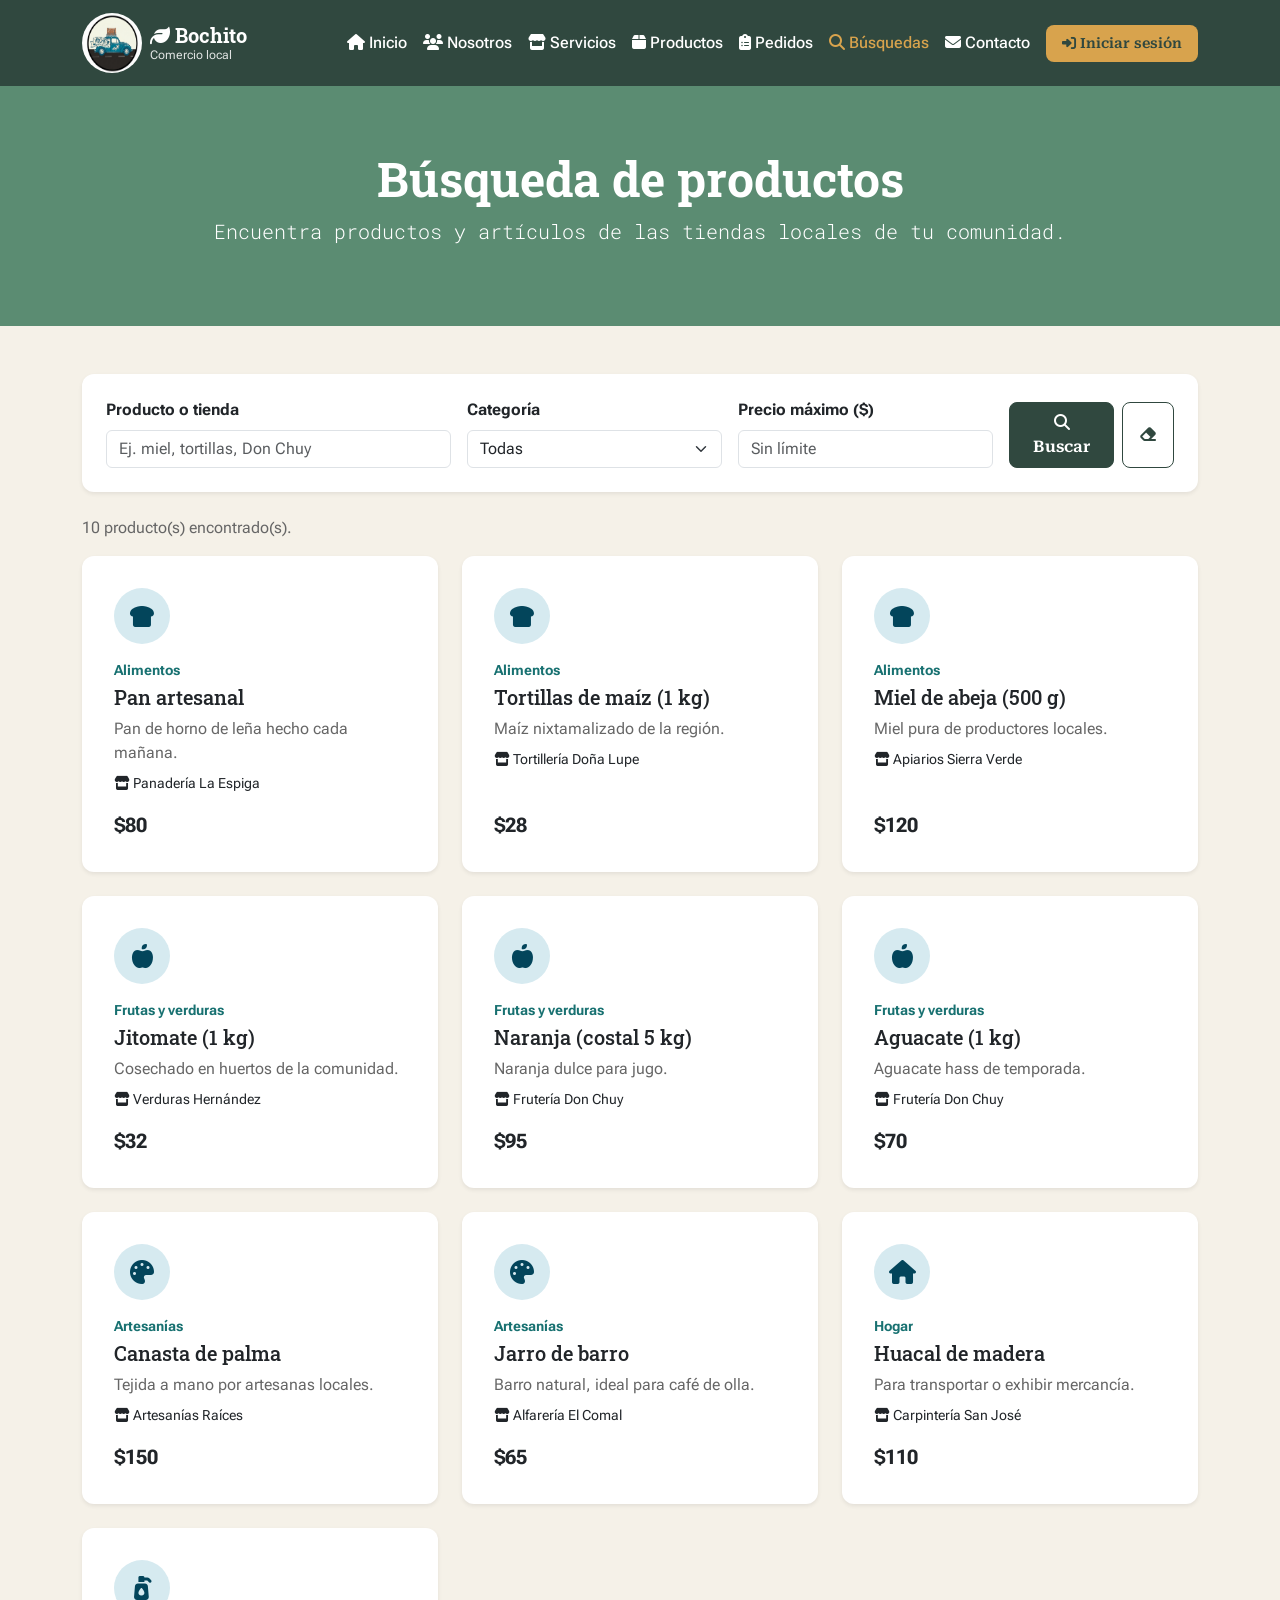
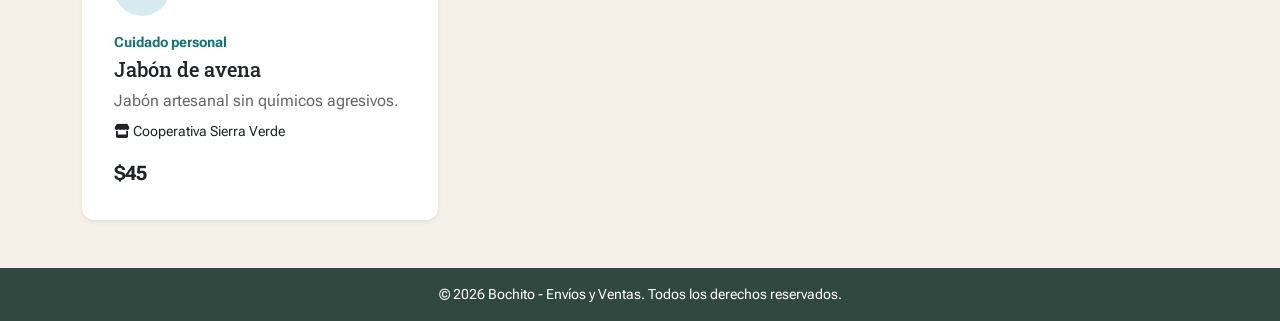
<file: busquedas.html>
<!doctype html>
<html lang="es">
  <head>
    <meta charset="UTF-8" />
    <meta name="viewport" content="width=device-width, initial-scale=1.0" />
    <title>Búsquedas - Bochito Envíos y Ventas</title>
    <!-- Bootstrap 5 CSS -->
    <link href="https://cdn.jsdelivr.net/npm/bootstrap@5.3.2/dist/css/bootstrap.min.css" rel="stylesheet" />
    <!-- Iconos Font Awesome -->
    <link rel="stylesheet" href="https://cdnjs.cloudflare.com/ajax/libs/font-awesome/6.5.2/css/all.min.css" />
    <!-- Hoja de estilos del proyecto -->
    <link rel="stylesheet" href="css/estilos.css" />
  </head>
  <body class="d-flex flex-column min-vh-100">
    <nav class="navbar navbar-expand-lg navbar-dark bg-custom-dark sticky-top">
      <div class="container">
        <a class="navbar-brand text-white d-flex align-items-center gap-2" href="inicio.html">
          <img src="img/logo.png" alt="Logo Bochito Envíos y Ventas" width="60" height="60" class="rounded-circle d-inline-block align-text-top" />
          <div class="d-flex flex-column lh-sm">
            <span><i class="fa-solid fa-leaf"></i> Bochito</span>
            <small>Comercio local</small>
          </div>
        </a>
        <button class="navbar-toggler" type="button" data-bs-toggle="collapse" data-bs-target="#navbarNav" aria-controls="navbarNav" aria-expanded="false" aria-label="Mostrar menú">
          <span class="navbar-toggler-icon"></span>
        </button>
        <div class="collapse navbar-collapse" id="navbarNav">
          <ul class="navbar-nav ms-auto align-items-lg-center">
            <li class="nav-item">
              <a class="nav-link" href="inicio.html"><i class="fa-solid fa-house"></i> Inicio</a>
            </li>
            <li class="nav-item">
              <a class="nav-link" href="nosotros.html"><i class="fa-solid fa-users"></i> Nosotros</a>
            </li>
            <li class="nav-item">
              <a class="nav-link" href="servicios.html"><i class="fa-solid fa-store"></i> Servicios</a>
            </li>
            <li class="nav-item">
              <a class="nav-link" href="productos.html"><i class="fa-solid fa-box"></i> Productos</a>
            </li>
            <li class="nav-item">
              <a class="nav-link" href="pedidos.html"><i class="fa-solid fa-clipboard-list"></i> Pedidos</a>
            </li>
            <li class="nav-item">
              <a class="nav-link active" href="busquedas.html"><i class="fa-solid fa-magnifying-glass"></i> Búsquedas</a>
            </li>
            <li class="nav-item">
              <a class="nav-link" href="contacto.html"><i class="fa-solid fa-envelope"></i> Contacto</a>
            </li>
            <li class="nav-item ms-lg-2">
              <a class="btn btn-sm btn-secondary-custom" href="iniciosesion.html"><i class="fa-solid fa-right-to-bracket"></i> Iniciar sesión</a>
            </li>
          </ul>
        </div>
      </div>
    </nav>

    <header class="bg-primary text-white text-center py-5">
      <div class="container py-3">
        <h1 class="display-5 fw-bold">Búsqueda de productos</h1>
        <p class="lead">Encuentra productos y artículos de las tiendas locales de tu comunidad.</p>
      </div>
    </header>

    <main class="container my-5">
      <div class="card shadow-sm border-0 p-4 mb-4">
        <form id="formBusqueda" role="search" novalidate>
          <div class="row g-3 align-items-end">
            <div class="col-md-6 col-lg-4">
              <label for="texto" class="form-label fw-bold">Producto o tienda</label>
              <input type="search" class="form-control" id="texto" placeholder="Ej. miel, tortillas, Don Chuy" />
            </div>
            <div class="col-md-6 col-lg-3">
              <label for="categoria" class="form-label fw-bold">Categoría</label>
              <select id="categoria" class="form-select"><option value="">Todas</option></select>
            </div>
            <div class="col-md-6 col-lg-3">
              <label for="precioMax" class="form-label fw-bold">Precio máximo ($)</label>
              <input type="number" class="form-control" id="precioMax" min="0" step="1" placeholder="Sin límite" />
              <div class="invalid-feedback">Escribe un precio mayor o igual a 0.</div>
            </div>
            <div class="col-md-6 col-lg-2 d-flex gap-2">
              <button type="submit" class="btn btn-primary flex-grow-1"><i class="fa-solid fa-magnifying-glass"></i> Buscar</button>
              <button type="reset" class="btn btn-outline-secondary" aria-label="Limpiar filtros"><i class="fa-solid fa-eraser"></i></button>
            </div>
          </div>
        </form>
      </div>

      <p id="resumen" class="text-muted" aria-live="polite"></p>
      <div id="resultados" class="row g-4"></div>
      <p id="sinResultados" class="text-center text-muted mt-4 d-none">No encontramos productos con esos filtros.</p>
    </main>

    <footer class="bg-custom-dark text-white text-center py-3 mt-auto">
      <div class="container">
        <p class="mb-0 small">&copy; 2026 Bochito - Envíos y Ventas. Todos los derechos reservados.</p>
      </div>
    </footer>

    <!-- Bootstrap JS -->
    <script src="https://cdn.jsdelivr.net/npm/bootstrap@5.3.2/dist/js/bootstrap.bundle.min.js"></script>
    <script src="js/busquedas.js"></script>
  </body>
</html>
</file>
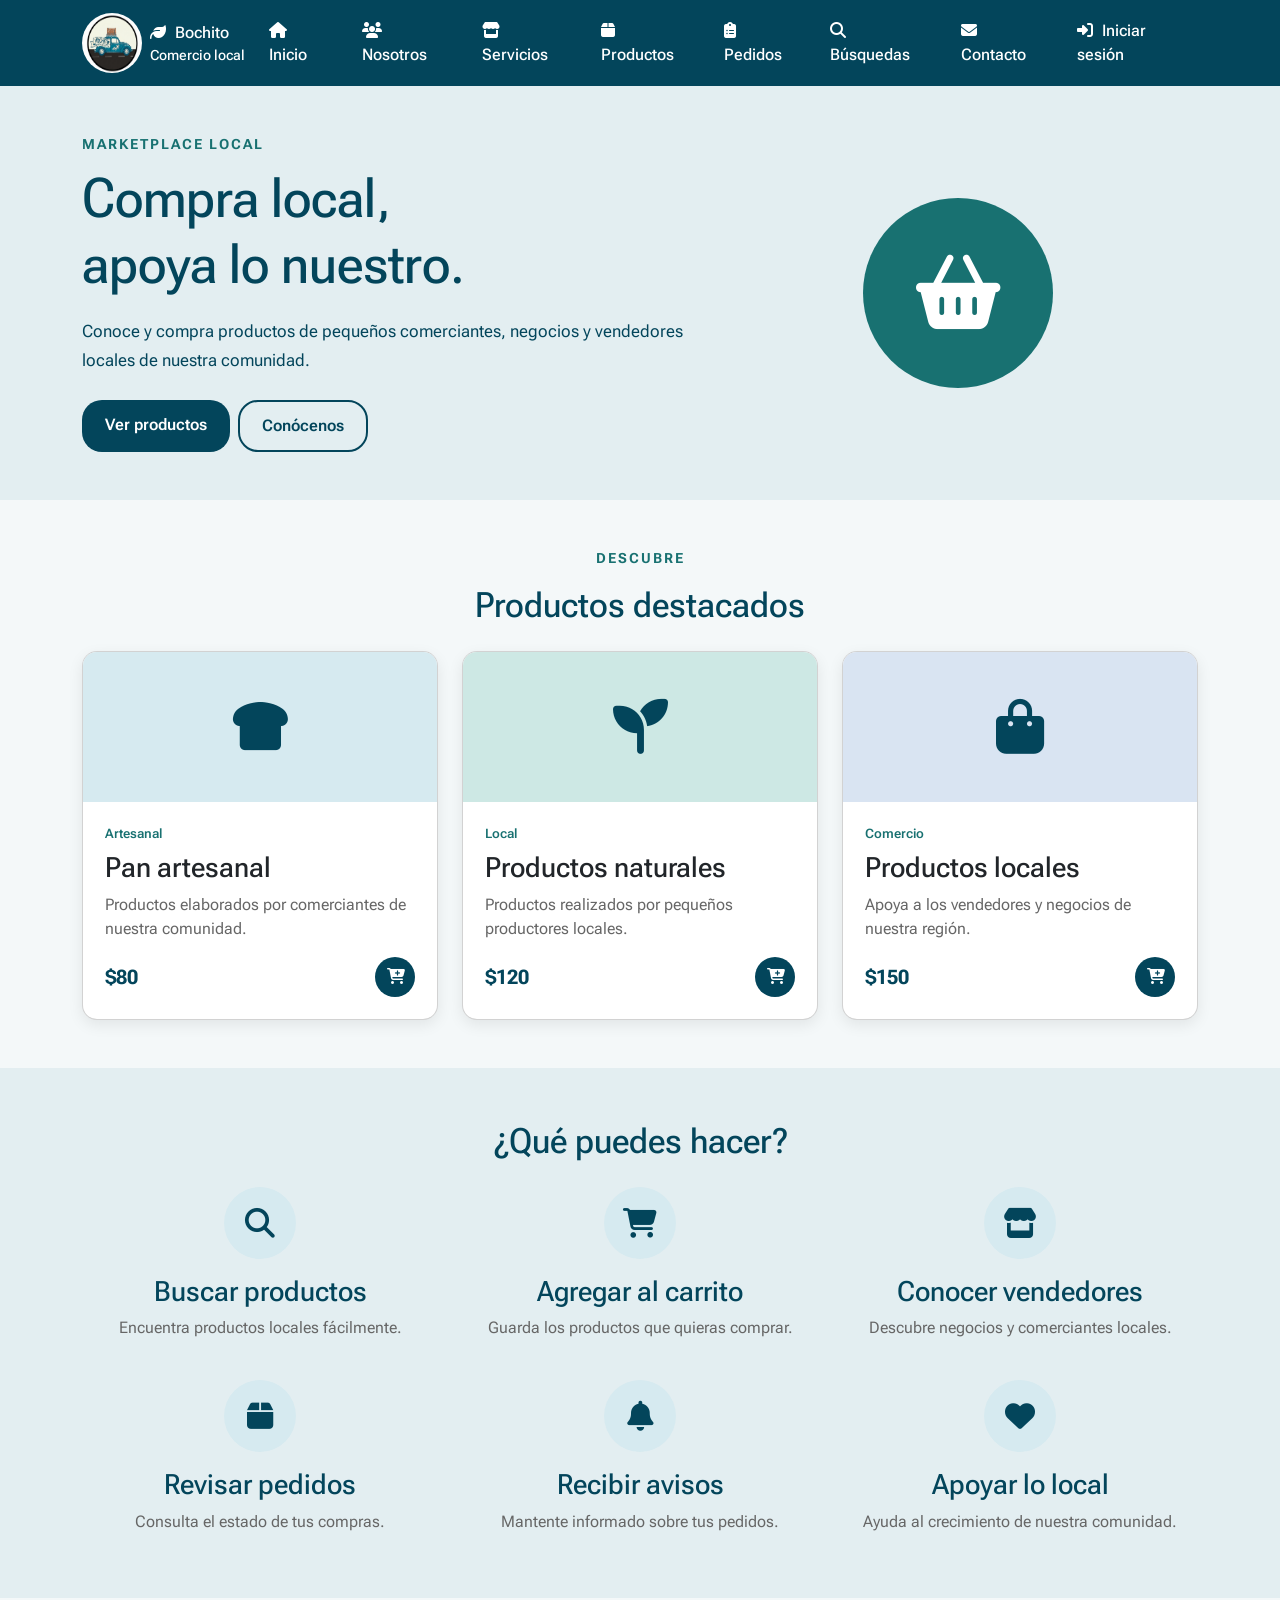
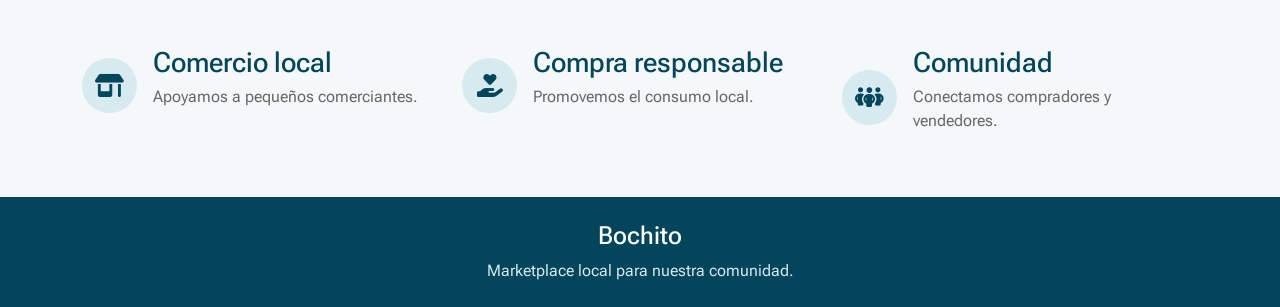
<file: inicio.html>
<!DOCTYPE html>
<html lang="es">

<head>
    <meta charset="UTF-8">
    <meta name="viewport" content="width=device-width, initial-scale=1.0">

    <title>Inicio - Bochito Envíos y Ventas</title>

    <link href="https://cdn.jsdelivr.net/npm/bootstrap@5.0.2/dist/css/bootstrap.min.css" rel="stylesheet"
        integrity="sha384-EVSTQN3/azprG1Anm3QDgpJLIm9Nao0Yz1ztcQTwFspd3yD65VohhpuuCOmLASjC" crossorigin="anonymous">

    <link rel="stylesheet" href="css/inicio.css">

    <link rel="preconnect" href="https://fonts.googleapis.com">
    <link rel="preconnect" href="https://fonts.gstatic.com" crossorigin>
    <link href="https://fonts.googleapis.com/css2?family=Roboto+Flex:wght@300;400;500;600;700&display=swap" rel="stylesheet">

    <link rel="stylesheet" href="https://cdnjs.cloudflare.com/ajax/libs/font-awesome/6.5.2/css/all.min.css">
</head>

<body>

    <!-- ENCABEZADO -->
    <header class="header">
        <nav class="navbar navbar-expand-lg navbar-dark">
            <div class="container">

                <a class="navbar-brand logo d-flex align-items-center gap-2" href="inicio.html">
                    <img src="img/logo.png" alt="Logo Bochito Envíos y Ventas" width="60" height="60"
                        class="rounded-circle d-inline-block align-text-top">

                    <div class="logo-texto d-flex flex-column">
                        <span>
                            <i class="fa-solid fa-leaf"></i>
                            Bochito
                        </span>
                        <small>Comercio local</small>
                    </div>
                </a>

                <button class="navbar-toggler" type="button" data-bs-toggle="collapse"
                    data-bs-target="#menuPrincipal" aria-controls="menuPrincipal"
                    aria-expanded="false" aria-label="Mostrar menú">
                    <span class="navbar-toggler-icon"></span>
                </button>

                <div class="collapse navbar-collapse justify-content-end" id="menuPrincipal">
                    <ul class="navbar-nav gap-lg-3">
                        <li class="nav-item">
                            <a class="nav-link active" href="inicio.html"><i class="fa-solid fa-house"></i> Inicio</a>
                        </li>
                        <li class="nav-item">
                            <a class="nav-link" href="nosotros.html"><i class="fa-solid fa-users"></i> Nosotros</a>
                        </li>
                        <li class="nav-item">
                            <a class="nav-link" href="servicios.html"><i class="fa-solid fa-store"></i> Servicios</a>
                        </li>
                        <li class="nav-item">
                            <a class="nav-link" href="productos.html"><i class="fa-solid fa-box"></i> Productos</a>
                        </li>
                        <li class="nav-item">
                            <a class="nav-link" href="pedidos.html"><i class="fa-solid fa-clipboard-list"></i> Pedidos</a>
                        </li>
                        <li class="nav-item">
                            <a class="nav-link" href="busquedas.html"><i class="fa-solid fa-magnifying-glass"></i> Búsquedas</a>
                        </li>
                        <li class="nav-item">
                            <a class="nav-link" href="contacto.html"><i class="fa-solid fa-envelope"></i> Contacto</a>
                        </li>
                        <li class="nav-item">
                            <a class="nav-link" href="iniciosesion.html"><i class="fa-solid fa-right-to-bracket"></i> Iniciar sesión</a>
                        </li>
                    </ul>
                </div>

            </div>
        </nav>
    </header>


    <!-- CONTENIDO PRINCIPAL -->
    <main>

        <!-- SECCIÓN PRINCIPAL -->
        <section class="principal">
            <div class="container">
                <div class="row align-items-center py-5">

                    <div class="col-lg-7 texto-principal text-center text-lg-start">
                        <p class="subtitulo">MARKETPLACE LOCAL</p>

                        <h1>
                            Compra local,<br>
                            apoya lo nuestro.
                        </h1>

                        <p class="descripcion">
                            Conoce y compra productos de pequeños comerciantes,
                            negocios y vendedores locales de nuestra comunidad.
                        </p>

                        <div class="botones d-flex flex-wrap gap-2 justify-content-center justify-content-lg-start">
                            <a href="servicios.html" class="btn-principal btn">Ver productos</a>
                            <a href="nosotros.html" class="btn-secundario btn">Conócenos</a>
                        </div>
                    </div>

                    <div class="col-lg-5 icono-principal d-none d-lg-flex justify-content-center">
                        <div class="circulo">
                            <i class="fa-solid fa-basket-shopping"></i>
                        </div>
                    </div>

                </div>
            </div>
        </section>


        <!-- PRODUCTOS DESTACADOS -->
        <section class="productos py-5">
            <div class="container">

                <div class="titulo-seccion text-center mb-4">
                    <p>DESCUBRE</p>
                    <h2>Productos destacados</h2>
                </div>

                <div class="cards row g-4">

                    <!-- TARJETA 1 -->
                    <div class="col-12 col-md-6 col-lg-4">
                        <div class="card h-100">
                            <div class="imagen-card">
                                <i class="fa-solid fa-bread-slice"></i>
                            </div>
                            <div class="contenido-card card-body d-flex flex-column">
                                <span class="categoria">Artesanal</span>
                                <h3>Pan artesanal</h3>
                                <p>Productos elaborados por comerciantes de nuestra comunidad.</p>
                                <div class="card-abajo mt-auto d-flex justify-content-between align-items-center">
                                    <strong>$80</strong>
                                    <button type="button" class="btn" aria-label="Agregar Pan artesanal al carrito">
                                        <i class="fa-solid fa-cart-plus"></i>
                                    </button>
                                </div>
                            </div>
                        </div>
                    </div>

                    <!-- TARJETA 2 -->
                    <div class="col-12 col-md-6 col-lg-4">
                        <div class="card h-100">
                            <div class="imagen-card verde">
                                <i class="fa-solid fa-seedling"></i>
                            </div>
                            <div class="contenido-card card-body d-flex flex-column">
                                <span class="categoria">Local</span>
                                <h3>Productos naturales</h3>
                                <p>Productos realizados por pequeños productores locales.</p>
                                <div class="card-abajo mt-auto d-flex justify-content-between align-items-center">
                                    <strong>$120</strong>
                                    <button type="button" class="btn" aria-label="Agregar Productos naturales al carrito">
                                        <i class="fa-solid fa-cart-plus"></i>
                                    </button>
                                </div>
                            </div>
                        </div>
                    </div>

                    <!-- TARJETA 3 -->
                    <div class="col-12 col-md-6 col-lg-4">
                        <div class="card h-100">
                            <div class="imagen-card azul">
                                <i class="fa-solid fa-bag-shopping"></i>
                            </div>
                            <div class="contenido-card card-body d-flex flex-column">
                                <span class="categoria">Comercio</span>
                                <h3>Productos locales</h3>
                                <p>Apoya a los vendedores y negocios de nuestra región.</p>
                                <div class="card-abajo mt-auto d-flex justify-content-between align-items-center">
                                    <strong>$150</strong>
                                    <button type="button" class="btn" aria-label="Agregar Productos locales al carrito">
                                        <i class="fa-solid fa-cart-plus"></i>
                                    </button>
                                </div>
                            </div>
                        </div>
                    </div>

                </div>
            </div>
        </section>


        <!-- ACCIONES -->
        <section class="acciones py-5">
            <div class="container">

                <h2 class="text-center mb-4">¿Qué puedes hacer?</h2>

                <div class="iconos row g-4">

                    <div class="col-12 col-sm-6 col-lg-4">
                        <div class="icono text-center h-100">
                            <i class="fa-solid fa-magnifying-glass"></i>
                            <h3>Buscar productos</h3>
                            <p>Encuentra productos locales fácilmente.</p>
                        </div>
                    </div>

                    <div class="col-12 col-sm-6 col-lg-4">
                        <div class="icono text-center h-100">
                            <i class="fa-solid fa-cart-shopping"></i>
                            <h3>Agregar al carrito</h3>
                            <p>Guarda los productos que quieras comprar.</p>
                        </div>
                    </div>

                    <div class="col-12 col-sm-6 col-lg-4">
                        <div class="icono text-center h-100">
                            <i class="fa-solid fa-store"></i>
                            <h3>Conocer vendedores</h3>
                            <p>Descubre negocios y comerciantes locales.</p>
                        </div>
                    </div>

                    <div class="col-12 col-sm-6 col-lg-4">
                        <div class="icono text-center h-100">
                            <i class="fa-solid fa-box"></i>
                            <h3>Revisar pedidos</h3>
                            <p>Consulta el estado de tus compras.</p>
                        </div>
                    </div>

                    <div class="col-12 col-sm-6 col-lg-4">
                        <div class="icono text-center h-100">
                            <i class="fa-solid fa-bell"></i>
                            <h3>Recibir avisos</h3>
                            <p>Mantente informado sobre tus pedidos.</p>
                        </div>
                    </div>

                    <div class="col-12 col-sm-6 col-lg-4">
                        <div class="icono text-center h-100">
                            <i class="fa-solid fa-heart"></i>
                            <h3>Apoyar lo local</h3>
                            <p>Ayuda al crecimiento de nuestra comunidad.</p>
                        </div>
                    </div>

                </div>
            </div>
        </section>


        <!-- BENEFICIOS -->
        <section class="beneficios py-5">
            <div class="container">
                <div class="row g-4">

                    <div class="col-12 col-md-4">
                        <div class="beneficio d-flex align-items-center gap-3">
                            <div class="icono-beneficio"><i class="fa-solid fa-shop"></i></div>
                            <div>
                                <h3>Comercio local</h3>
                                <p>Apoyamos a pequeños comerciantes.</p>
                            </div>
                        </div>
                    </div>

                    <div class="col-12 col-md-4">
                        <div class="beneficio d-flex align-items-center gap-3">
                            <div class="icono-beneficio"><i class="fa-solid fa-hand-holding-heart"></i></div>
                            <div>
                                <h3>Compra responsable</h3>
                                <p>Promovemos el consumo local.</p>
                            </div>
                        </div>
                    </div>

                    <div class="col-12 col-md-4">
                        <div class="beneficio d-flex align-items-center gap-3">
                            <div class="icono-beneficio"><i class="fa-solid fa-people-group"></i></div>
                            <div>
                                <h3>Comunidad</h3>
                                <p>Conectamos compradores y vendedores.</p>
                            </div>
                        </div>
                    </div>

                </div>
            </div>
        </section>

    </main>

    <footer class="footer text-center py-4">
        <div class="container">
            <h3>Bochito</h3>
            <p class="mb-0">Marketplace local para nuestra comunidad.</p>
        </div>
    </footer>

    <!-- Bootstrap JS (justo antes de cerrar body) -->
    <script src="https://cdn.jsdelivr.net/npm/bootstrap@5.0.2/dist/js/bootstrap.bundle.min.js"
        integrity="sha384-MrcW6ZMFYlzcLA8Nl+NtUVF0sA7MsXsP1UyJoMp4YLEuNSfAP+JcXn/tWtIaxVXM" crossorigin="anonymous"></script>

</body>

</html>
</file>
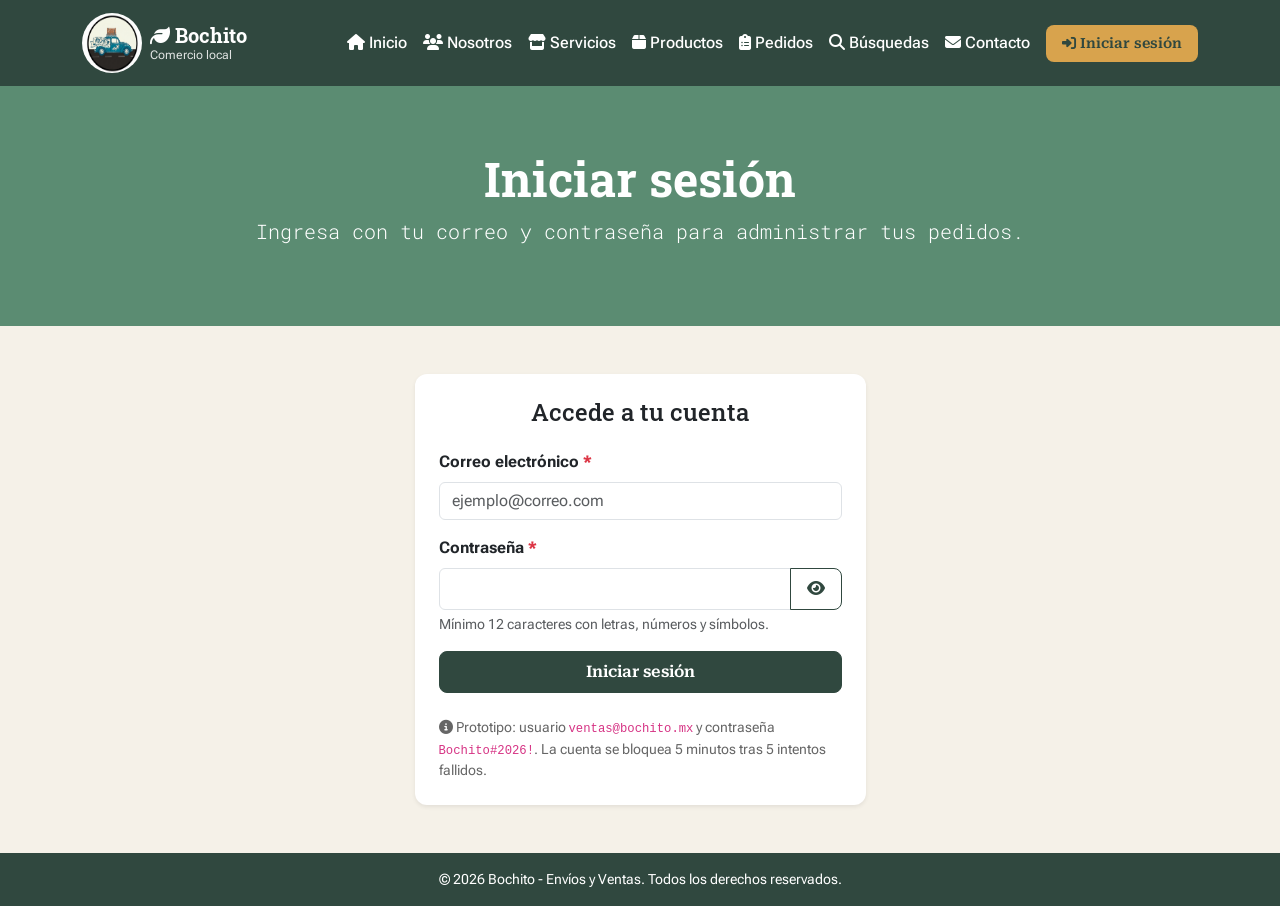
<file: iniciosesion.html>
<!doctype html>
<html lang="es">
  <head>
    <meta charset="UTF-8" />
    <meta name="viewport" content="width=device-width, initial-scale=1.0" />
    <title>Iniciar sesión - Bochito Envíos y Ventas</title>
    <!-- Bootstrap 5 CSS -->
    <link href="https://cdn.jsdelivr.net/npm/bootstrap@5.3.2/dist/css/bootstrap.min.css" rel="stylesheet" />
    <!-- Iconos Font Awesome -->
    <link rel="stylesheet" href="https://cdnjs.cloudflare.com/ajax/libs/font-awesome/6.5.2/css/all.min.css" />
    <!-- Hoja de estilos del proyecto -->
    <link rel="stylesheet" href="css/estilos.css" />
  </head>
  <body class="d-flex flex-column min-vh-100">
    <nav class="navbar navbar-expand-lg navbar-dark bg-custom-dark sticky-top">
      <div class="container">
        <a class="navbar-brand text-white d-flex align-items-center gap-2" href="inicio.html">
          <img src="img/logo.png" alt="Logo Bochito Envíos y Ventas" width="60" height="60" class="rounded-circle d-inline-block align-text-top" />
          <div class="d-flex flex-column lh-sm">
            <span><i class="fa-solid fa-leaf"></i> Bochito</span>
            <small>Comercio local</small>
          </div>
        </a>
        <button class="navbar-toggler" type="button" data-bs-toggle="collapse" data-bs-target="#navbarNav" aria-controls="navbarNav" aria-expanded="false" aria-label="Mostrar menú">
          <span class="navbar-toggler-icon"></span>
        </button>
        <div class="collapse navbar-collapse" id="navbarNav">
          <ul class="navbar-nav ms-auto align-items-lg-center">
            <li class="nav-item">
              <a class="nav-link" href="inicio.html"><i class="fa-solid fa-house"></i> Inicio</a>
            </li>
            <li class="nav-item">
              <a class="nav-link" href="nosotros.html"><i class="fa-solid fa-users"></i> Nosotros</a>
            </li>
            <li class="nav-item">
              <a class="nav-link" href="servicios.html"><i class="fa-solid fa-store"></i> Servicios</a>
            </li>
            <li class="nav-item">
              <a class="nav-link" href="productos.html"><i class="fa-solid fa-box"></i> Productos</a>
            </li>
            <li class="nav-item">
              <a class="nav-link" href="pedidos.html"><i class="fa-solid fa-clipboard-list"></i> Pedidos</a>
            </li>
            <li class="nav-item">
              <a class="nav-link" href="busquedas.html"><i class="fa-solid fa-magnifying-glass"></i> Búsquedas</a>
            </li>
            <li class="nav-item">
              <a class="nav-link" href="contacto.html"><i class="fa-solid fa-envelope"></i> Contacto</a>
            </li>
            <li class="nav-item ms-lg-2">
              <a class="btn btn-sm btn-secondary-custom" href="iniciosesion.html"><i class="fa-solid fa-right-to-bracket"></i> Iniciar sesión</a>
            </li>
          </ul>
        </div>
      </div>
    </nav>

    <header class="bg-primary text-white text-center py-5">
      <div class="container py-3">
        <h1 class="display-5 fw-bold">Iniciar sesión</h1>
        <p class="lead">Ingresa con tu correo y contraseña para administrar tus pedidos.</p>
      </div>
    </header>

    <main class="container my-5">
      <div class="row justify-content-center">
        <div class="col-md-8 col-lg-5">
          <div class="card shadow-sm border-0 p-4">
            <h2 class="h4 text-center mb-4">Accede a tu cuenta</h2>

            <div id="alertaLogin" class="alert d-none" role="alert"></div>

            <form id="formLogin" novalidate>
              <div class="mb-3">
                <label for="correo" class="form-label fw-bold">Correo electrónico <span class="text-danger">*</span></label>
                <input type="email" class="form-control" id="correo" placeholder="ejemplo@correo.com" autocomplete="username" required />
                <div class="invalid-feedback">Escribe un correo válido.</div>
              </div>

              <div class="mb-3">
                <label for="contrasena" class="form-label fw-bold">Contraseña <span class="text-danger">*</span></label>
                <div class="input-group has-validation">
                  <input type="password" class="form-control" id="contrasena" autocomplete="current-password" required />
                  <button class="btn btn-outline-secondary" type="button" id="verContrasena" aria-label="Mostrar u ocultar contraseña">
                    <i class="fa-solid fa-eye"></i>
                  </button>
                  <div class="invalid-feedback">Escribe tu contraseña.</div>
                </div>
                <div class="form-text">Mínimo 12 caracteres con letras, números y símbolos.</div>
              </div>

              <button type="submit" class="btn btn-primary w-100" id="btnEntrar">Iniciar sesión</button>
            </form>

            <p class="small text-muted mt-4 mb-0">
              <i class="fa-solid fa-circle-info"></i>
              Prototipo: usuario <code>ventas@bochito.mx</code> y contraseña <code>Bochito#2026!</code>.
              La cuenta se bloquea 5 minutos tras 5 intentos fallidos.
            </p>
          </div>
        </div>
      </div>
    </main>

    <footer class="bg-custom-dark text-white text-center py-3 mt-auto">
      <div class="container">
        <p class="mb-0 small">&copy; 2026 Bochito - Envíos y Ventas. Todos los derechos reservados.</p>
      </div>
    </footer>

    <!-- Bootstrap JS -->
    <script src="https://cdn.jsdelivr.net/npm/bootstrap@5.3.2/dist/js/bootstrap.bundle.min.js"></script>
    <script src="js/datos.js"></script>
    <script src="js/iniciosesion.js"></script>
  </body>
</html>
</file>
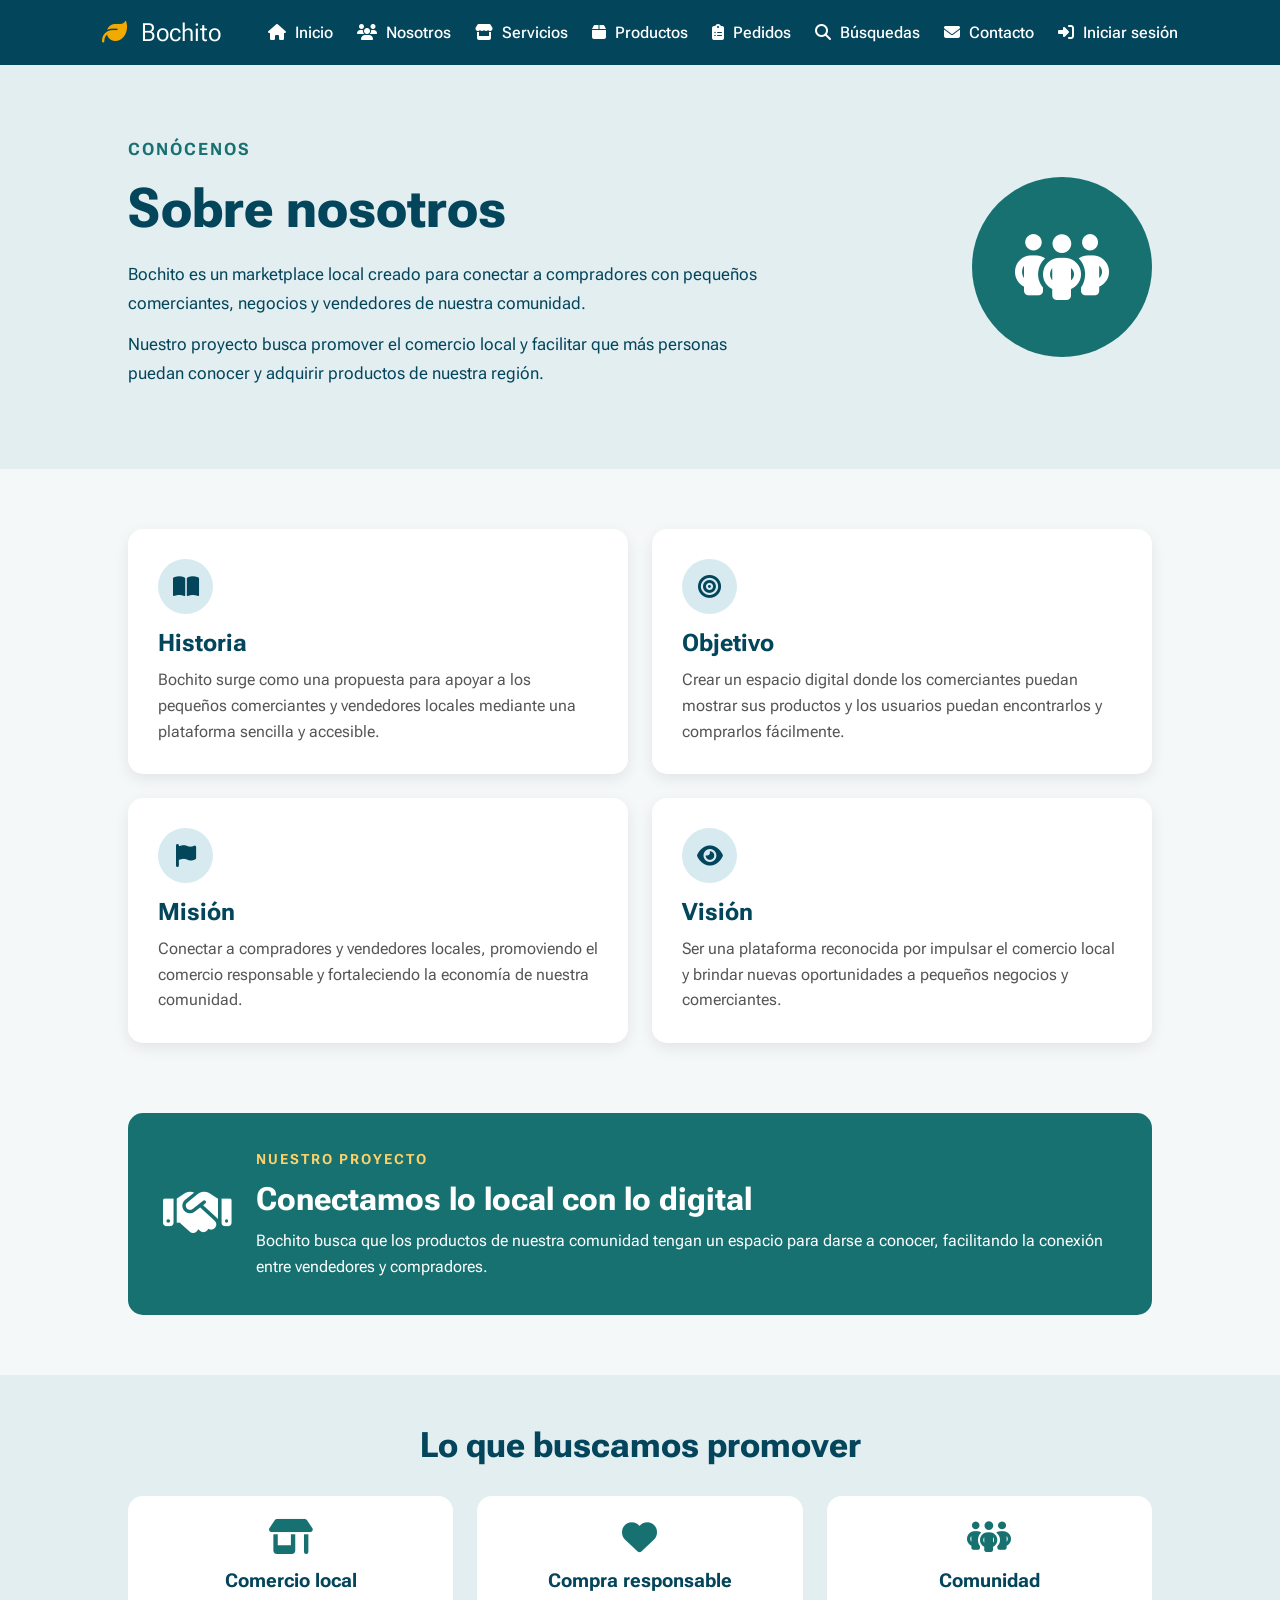
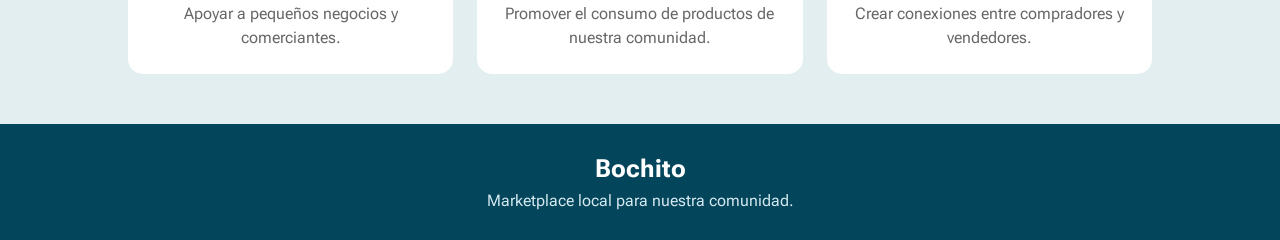
<file: nosotros.html>
<!DOCTYPE html>
<html lang="es">

<head>
    <meta charset="UTF-8">
    <meta name="viewport" content="width=device-width, initial-scale=1.0">

    <title>Nosotros - Bochito Envíos y Ventas</title>

    <link rel="stylesheet" href="css/nosotros.css">

    <link rel="preconnect" href="https://fonts.googleapis.com">
    <link rel="preconnect" href="https://fonts.gstatic.com" crossorigin>

    <link href="https://fonts.googleapis.com/css2?family=Roboto+Flex:wght@300;400;500;600;700&display=swap" rel="stylesheet">

    <link rel="stylesheet" href="https://cdnjs.cloudflare.com/ajax/libs/font-awesome/6.5.2/css/all.min.css">
</head>

<body>

    <header class="header">

        <div class="logo">
            <i class="fa-solid fa-leaf"></i>
            Bochito
        </div>

        <nav class="navbar">
            <a href="inicio.html">
                <i class="fa-solid fa-house"></i>
                Inicio
            </a>

            <a href="nosotros.html">
                <i class="fa-solid fa-users"></i>
                Nosotros
            </a>

            <a href="servicios.html">
                <i class="fa-solid fa-store"></i>
                Servicios
            </a>

            <a href="productos.html">
                <i class="fa-solid fa-box"></i>
                Productos
            </a>

            <a href="pedidos.html">
                <i class="fa-solid fa-clipboard-list"></i>
                Pedidos
            </a>

            <a href="busquedas.html">
                <i class="fa-solid fa-magnifying-glass"></i>
                Búsquedas
            </a>

            <a href="contacto.html">
                <i class="fa-solid fa-envelope"></i>
                Contacto
            </a>

            <a href="iniciosesion.html">
                <i class="fa-solid fa-right-to-bracket"></i>
                Iniciar sesión
            </a>
        </nav>

    </header>

    <main>

        <section class="presentacion">

            <div class="texto">

                <p class="subtitulo">CONÓCENOS</p>

                <h1>Sobre nosotros</h1>

                <p>
                    Bochito es un marketplace local creado para conectar
                    a compradores con pequeños comerciantes, negocios y vendedores
                    de nuestra comunidad.
                </p>

                <p>
                    Nuestro proyecto busca promover el comercio local y facilitar
                    que más personas puedan conocer y adquirir productos de nuestra región.
                </p>

            </div>

            <div class="icono-principal">
                <i class="fa-solid fa-people-group"></i>
            </div>

        </section>


        <section class="informacion">

            <div class="tarjeta">

                <div class="icono">
                    <i class="fa-solid fa-book-open"></i>
                </div>

                <h2>Historia</h2>

                <p>
                    Bochito surge como una propuesta para apoyar a los
                    pequeños comerciantes y vendedores locales mediante una
                    plataforma sencilla y accesible.
                </p>
            </div>

            <div class="tarjeta">
                <div class="icono">
                    <i class="fa-solid fa-bullseye"></i>
                </div>
                <h2>Objetivo</h2>
                <p>
                    Crear un espacio digital donde los comerciantes puedan mostrar
                    sus productos y los usuarios puedan encontrarlos y comprarlos fácilmente.
                </p>
            </div>

            <div class="tarjeta">

                <div class="icono">
                    <i class="fa-solid fa-flag"></i>
                </div>

                <h2>Misión</h2>

                <p>
                    Conectar a compradores y vendedores locales, promoviendo el
                    comercio responsable y fortaleciendo la economía de nuestra comunidad.
                </p>

            </div>


            <div class="tarjeta">

                <div class="icono">
                    <i class="fa-solid fa-eye"></i>
                </div>

                <h2>Visión</h2>

                <p>
                    Ser una plataforma reconocida por impulsar el comercio local
                    y brindar nuevas oportunidades a pequeños negocios y comerciantes.
                </p>

            </div>

        </section>


        <section class="proyecto">

            <div class="proyecto-icono">
                <i class="fa-solid fa-handshake"></i>
            </div>

            <div>

                <p class="subtitulo">NUESTRO PROYECTO</p>

                <h2>Conectamos lo local con lo digital</h2>

                <p>
                    Bochito busca que los productos de nuestra comunidad
                    tengan un espacio para darse a conocer, facilitando la conexión
                    entre vendedores y compradores.
                </p>

            </div>

        </section>


        <section class="valores">

            <h2>Lo que buscamos promover</h2>

            <div class="valores-contenedor">

                <div class="valor">

                    <i class="fa-solid fa-shop"></i>

                    <h3>Comercio local</h3>

                    <p>
                        Apoyar a pequeños negocios y comerciantes.
                    </p>

                </div>


                <div class="valor">

                    <i class="fa-solid fa-heart"></i>

                    <h3>Compra responsable</h3>

                    <p>
                        Promover el consumo de productos de nuestra comunidad.
                    </p>

                </div>


                <div class="valor">

                    <i class="fa-solid fa-people-group"></i>

                    <h3>Comunidad</h3>

                    <p>
                        Crear conexiones entre compradores y vendedores.
                    </p>

                </div>

            </div>

        </section>

    </main>


    <footer class="footer">

        <h3>Bochito</h3>

        <p>
            Marketplace local para nuestra comunidad.
        </p>
    </footer>
</body>
</html>
</file>
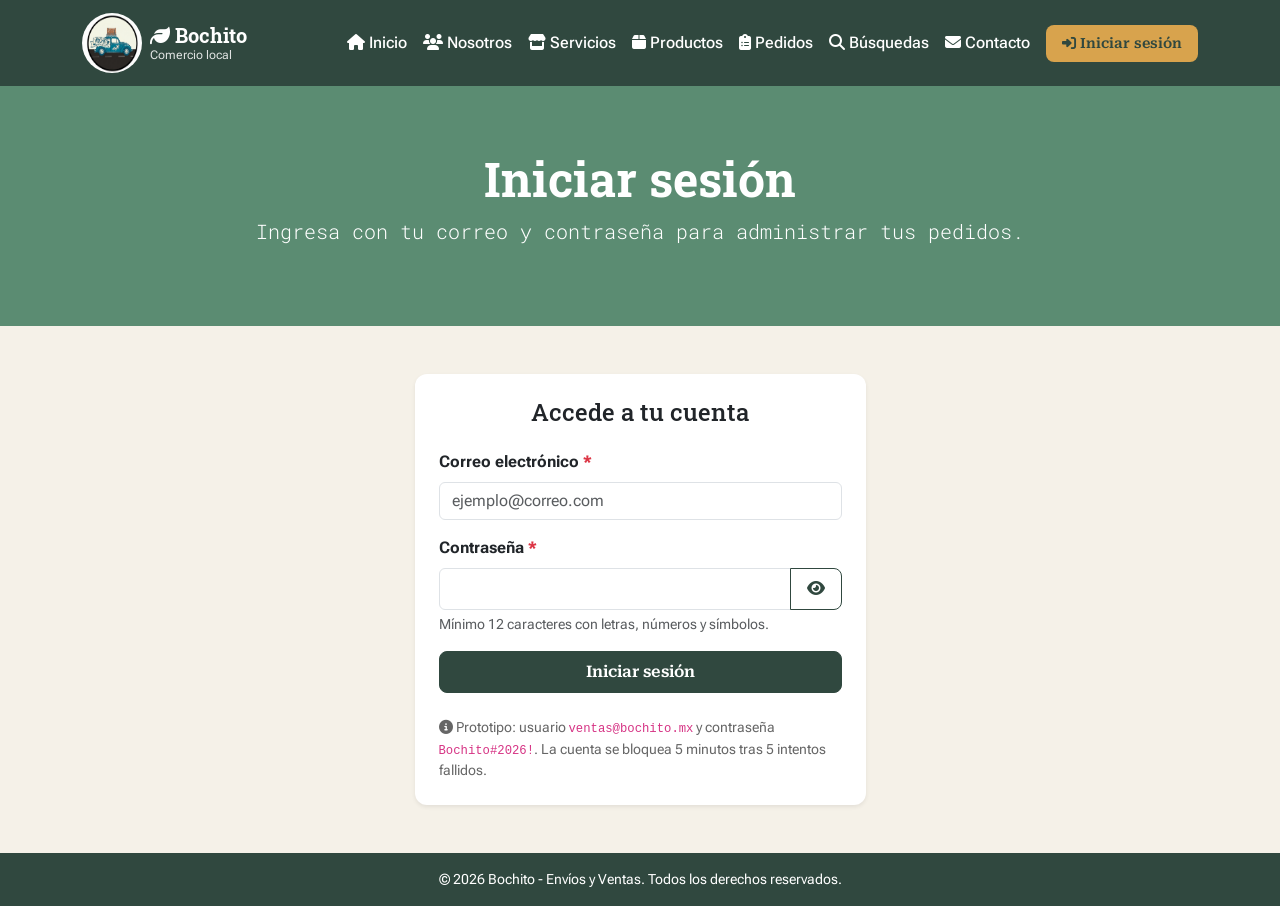
<file: pedidos.html>
<!doctype html>
<html lang="es">
  <head>
    <meta charset="UTF-8" />
    <meta name="viewport" content="width=device-width, initial-scale=1.0" />
    <title>Pedidos - Bochito Envíos y Ventas</title>
    <!-- Bootstrap 5 CSS -->
    <link href="https://cdn.jsdelivr.net/npm/bootstrap@5.3.2/dist/css/bootstrap.min.css" rel="stylesheet" />
    <!-- Iconos Font Awesome -->
    <link rel="stylesheet" href="https://cdnjs.cloudflare.com/ajax/libs/font-awesome/6.5.2/css/all.min.css" />
    <!-- Hoja de estilos del proyecto -->
    <link rel="stylesheet" href="css/estilos.css" />
  </head>
  <body class="d-flex flex-column min-vh-100">
    <nav class="navbar navbar-expand-lg navbar-dark bg-custom-dark sticky-top">
      <div class="container">
        <a class="navbar-brand text-white d-flex align-items-center gap-2" href="inicio.html">
          <img src="img/logo.png" alt="Logo Bochito Envíos y Ventas" width="60" height="60" class="rounded-circle d-inline-block align-text-top" />
          <div class="d-flex flex-column lh-sm">
            <span><i class="fa-solid fa-leaf"></i> Bochito</span>
            <small>Comercio local</small>
          </div>
        </a>
        <button class="navbar-toggler" type="button" data-bs-toggle="collapse" data-bs-target="#navbarNav" aria-controls="navbarNav" aria-expanded="false" aria-label="Mostrar menú">
          <span class="navbar-toggler-icon"></span>
        </button>
        <div class="collapse navbar-collapse" id="navbarNav">
          <ul class="navbar-nav ms-auto align-items-lg-center">
            <li class="nav-item">
              <a class="nav-link" href="inicio.html"><i class="fa-solid fa-house"></i> Inicio</a>
            </li>
            <li class="nav-item">
              <a class="nav-link" href="nosotros.html"><i class="fa-solid fa-users"></i> Nosotros</a>
            </li>
            <li class="nav-item">
              <a class="nav-link" href="servicios.html"><i class="fa-solid fa-store"></i> Servicios</a>
            </li>
            <li class="nav-item">
              <a class="nav-link" href="productos.html"><i class="fa-solid fa-box"></i> Productos</a>
            </li>
            <li class="nav-item">
              <a class="nav-link active" href="pedidos.html"><i class="fa-solid fa-clipboard-list"></i> Pedidos</a>
            </li>
            <li class="nav-item">
              <a class="nav-link" href="busquedas.html"><i class="fa-solid fa-magnifying-glass"></i> Búsquedas</a>
            </li>
            <li class="nav-item">
              <a class="nav-link" href="contacto.html"><i class="fa-solid fa-envelope"></i> Contacto</a>
            </li>
            <li class="nav-item ms-lg-2">
              <a class="btn btn-sm btn-secondary-custom" href="iniciosesion.html"><i class="fa-solid fa-right-to-bracket"></i> Iniciar sesión</a>
            </li>
          </ul>
        </div>
      </div>
    </nav>

    <header class="bg-primary text-white text-center py-5">
      <div class="container py-3">
        <h1 class="display-5 fw-bold">Pedidos</h1>
        <p class="lead">Registra nuevos pedidos y reporta incidencias del proceso.</p>
      </div>
    </header>

    <main class="container my-5">
        <div class="d-flex justify-content-end align-items-center gap-3 mb-3">
          <span class="text-muted small"><i class="fa-solid fa-user"></i> <span id="usuarioActual"></span></span>
          <button type="button" class="btn btn-outline-secondary btn-sm" id="btnSalir"><i class="fa-solid fa-right-from-bracket"></i> Cerrar sesión</button>
        </div>
      <div id="mensaje" class="alert d-none" role="alert"></div>

      <!-- RF02: Registro de pedidos -->
      <div class="card shadow-sm border-0 p-4 mb-5">
        <h2 class="h4 mb-4">Registrar nuevo pedido</h2>
        <form id="formPedido" novalidate>
          <div class="row g-3">
            <div class="col-md-6">
              <label for="cliente" class="form-label fw-bold">Nombre del cliente <span class="text-danger">*</span></label>
              <input type="text" class="form-control" id="cliente" minlength="3" required />
              <div class="invalid-feedback">Escribe el nombre del cliente (mínimo 3 caracteres).</div>
            </div>
            <div class="col-md-6">
              <label for="producto" class="form-label fw-bold">Producto <span class="text-danger">*</span></label>
              <input type="text" class="form-control" id="producto" required />
              <div class="invalid-feedback">Escribe el producto.</div>
            </div>
            <div class="col-md-6">
              <label for="cantidad" class="form-label fw-bold">Cantidad <span class="text-danger">*</span></label>
              <input type="number" class="form-control" id="cantidad" min="1" step="1" required />
              <div class="invalid-feedback">La cantidad debe ser un número entero mayor a 0.</div>
            </div>
            <div class="col-md-6">
              <label for="entrega" class="form-label fw-bold">Fecha y hora estimada de entrega <span class="text-danger">*</span></label>
              <input type="datetime-local" class="form-control" id="entrega" required />
              <div class="invalid-feedback">Elige una fecha y hora futuras.</div>
            </div>
          </div>
          <div class="d-flex justify-content-between pt-4">
            <button type="reset" class="btn btn-outline-secondary px-4">Limpiar</button>
            <button type="submit" class="btn btn-primary px-4">Registrar pedido</button>
          </div>
        </form>
      </div>

      <!-- Lista de pedidos -->
      <h2 class="h4 mb-3">Pedidos registrados</h2>
      <div class="card shadow-sm border-0">
        <div class="table-responsive">
          <table class="table table-hover align-middle mb-0">
            <thead class="table-light">
              <tr><th>PO</th><th>Cliente</th><th>Producto</th><th>Cantidad</th><th>Entrega estimada</th><th>Estatus</th><th></th></tr>
            </thead>
            <tbody id="tablaPedidos"></tbody>
          </table>
        </div>
      </div>

      <!-- RF05: Registro de incidencias -->
      <div class="modal fade" id="modalIncidencia" tabindex="-1" aria-hidden="true">
        <div class="modal-dialog">
          <div class="modal-content">
            <form id="formIncidencia" novalidate>
              <div class="modal-header">
                <h5 class="modal-title"><i class="fa-solid fa-triangle-exclamation text-warning"></i> Registrar incidencia</h5>
                <button type="button" class="btn-close" data-bs-dismiss="modal" aria-label="Cerrar"></button>
              </div>
              <div class="modal-body">
                <p class="text-muted" id="incidenciaPedido"></p>
                <div class="mb-3">
                  <label for="tipoIncidencia" class="form-label fw-bold">Tipo <span class="text-danger">*</span></label>
                  <select id="tipoIncidencia" class="form-select" required>
                    <option value="">Selecciona un tipo</option>
                    <option>Retraso</option>
                    <option>Falla de maquinaria</option>
                    <option>Falta de materia prima</option>
                  </select>
                  <div class="invalid-feedback">Selecciona el tipo de incidencia.</div>
                </div>
                <div class="mb-3">
                  <label for="causaIncidencia" class="form-label fw-bold">Causa <span class="text-danger">*</span></label>
                  <textarea id="causaIncidencia" class="form-control" rows="3" minlength="5" required></textarea>
                  <div class="invalid-feedback">Describe la causa (mínimo 5 caracteres).</div>
                </div>
                <div>
                  <label for="nuevaFecha" class="form-label fw-bold">Nueva fecha estimada <span class="text-danger">*</span></label>
                  <input type="datetime-local" id="nuevaFecha" class="form-control" required />
                  <div class="invalid-feedback">Elige la nueva fecha estimada.</div>
                </div>
              </div>
              <div class="modal-footer">
                <button type="button" class="btn btn-secondary" data-bs-dismiss="modal">Cancelar</button>
                <button type="submit" class="btn btn-primary">Guardar incidencia</button>
              </div>
            </form>
          </div>
        </div>
      </div>
    </main>

    <footer class="bg-custom-dark text-white text-center py-3 mt-auto">
      <div class="container">
        <p class="mb-0 small">&copy; 2026 Bochito - Envíos y Ventas. Todos los derechos reservados.</p>
      </div>
    </footer>

    <!-- Bootstrap JS -->
    <script src="https://cdn.jsdelivr.net/npm/bootstrap@5.3.2/dist/js/bootstrap.bundle.min.js"></script>
    <script src="js/datos.js"></script>
    <script src="js/pedidos.js"></script>
  </body>
</html>
</file>
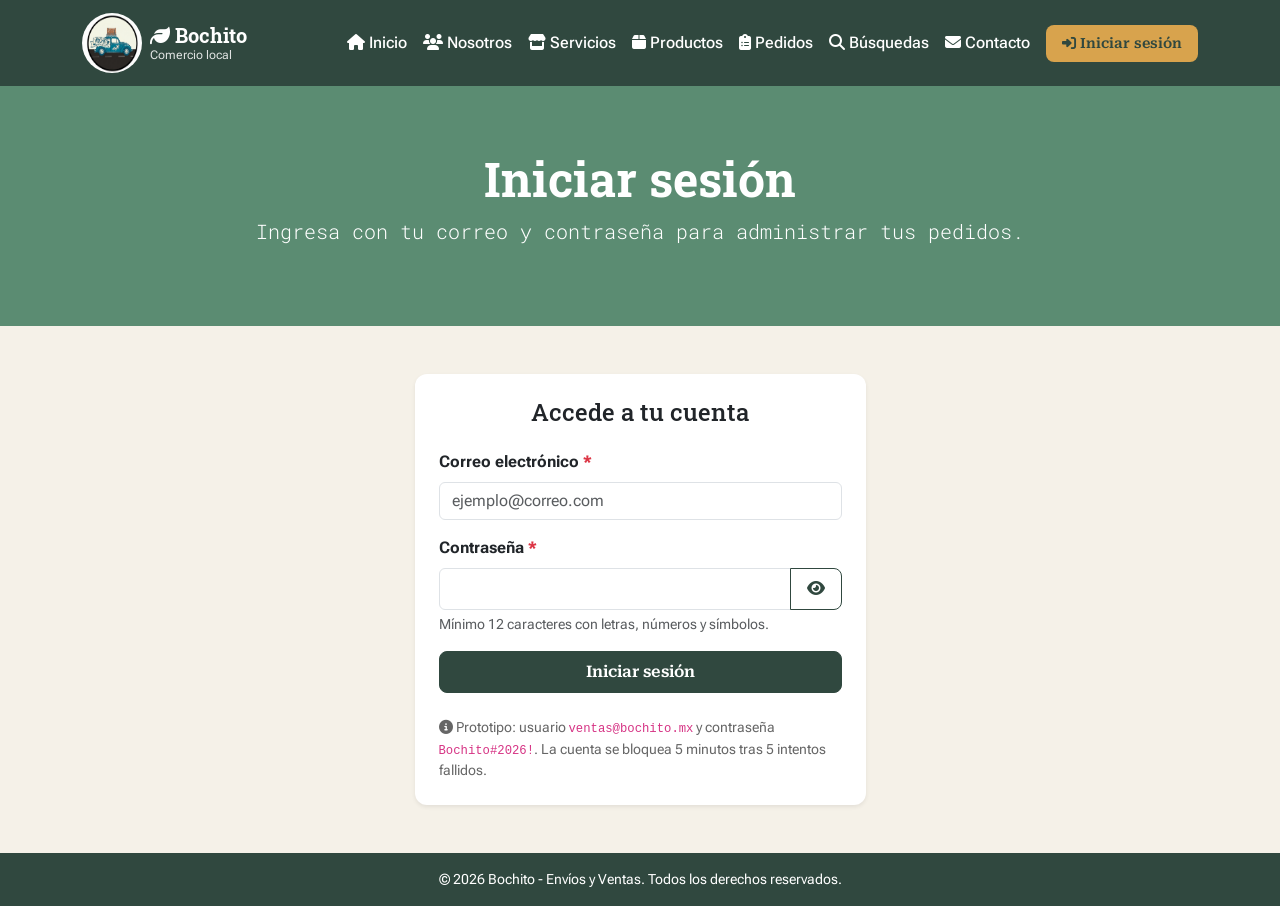
<file: productos.html>
<!doctype html>
<html lang="es">
  <head>
    <meta charset="UTF-8" />
    <meta name="viewport" content="width=device-width, initial-scale=1.0" />
    <title>Productos - Bochito Envíos y Ventas</title>

    <link
      href="https://cdn.jsdelivr.net/npm/bootstrap@5.3.2/dist/css/bootstrap.min.css"
      rel="stylesheet"
    />

    <link
      rel="stylesheet"
      href="https://cdn.jsdelivr.net/npm/bootstrap-icons@1.11.3/font/bootstrap-icons.min.css"
    />

    <!-- Iconos Font Awesome -->
    <link rel="stylesheet" href="https://cdnjs.cloudflare.com/ajax/libs/font-awesome/6.5.2/css/all.min.css" />
    <link rel="stylesheet" href="css/estilos.css" />
    
  </head>
  <body class="d-flex flex-column min-vh-100">

    <nav class="navbar navbar-expand-lg navbar-dark bg-custom-dark sticky-top">
      <div class="container">
        <a
          class="navbar-brand text-white d-flex align-items-center gap-2"
          href="inicio.html"
        >
          <img
            src="img/logo.png"
            alt="Logo Bochito Envíos y Ventas"
            width="60"
            height="60"
            class="rounded-circle d-inline-block align-text-top"
          />
          <div class="d-flex flex-column lh-sm">
            <span><i class="fa-solid fa-leaf"></i> Bochito</span>
            <small>Comercio local</small>
          </div>
        </a>
        <button
          class="navbar-toggler"
          type="button"
          data-bs-toggle="collapse"
          data-bs-target="#navbarNav"
          aria-controls="navbarNav"
          aria-expanded="false"
          aria-label="Mostrar menú"
        >
          <span class="navbar-toggler-icon"></span>
        </button>
        <div class="collapse navbar-collapse" id="navbarNav">
          <ul class="navbar-nav ms-auto">
            <li class="nav-item">
              <a class="nav-link" href="inicio.html"><i class="fa-solid fa-house"></i> Inicio</a>
            </li>
            <li class="nav-item">
              <a class="nav-link" href="nosotros.html"><i class="fa-solid fa-users"></i> Nosotros</a>
            </li>
            <li class="nav-item">
              <a class="nav-link" href="servicios.html"><i class="fa-solid fa-store"></i> Servicios</a>
            </li>
            <li class="nav-item">
              <a class="nav-link active" href="productos.html"><i class="fa-solid fa-box"></i> Productos</a>
            </li>
            <li class="nav-item">
              <a class="nav-link" href="pedidos.html"><i class="fa-solid fa-clipboard-list"></i> Pedidos</a>
            </li>
            <li class="nav-item">
              <a class="nav-link" href="busquedas.html"><i class="fa-solid fa-magnifying-glass"></i> Búsquedas</a>
            </li>
            <li class="nav-item">
              <a class="nav-link" href="contacto.html"><i class="fa-solid fa-envelope"></i> Contacto</a>
            </li>
            <li class="nav-item ms-lg-2">
              <a class="btn btn-sm btn-secondary-custom" href="iniciosesion.html"><i class="fa-solid fa-right-to-bracket"></i> Iniciar sesión</a>
            </li>
          </ul>
        </div>
      </div>
    </nav>


    <header class="bg-primary text-white text-center py-5">
      <div class="container py-3">
        <h1 class="display-4 fw-bold">Productos</h1>
        <p class="lead">
          Busca pedidos por orden de compra, fechas o estatus y actualiza
          su etapa del proceso.
        </p>
      </div>
    </header>

    <main class="container my-5">
      <div class="d-flex justify-content-end align-items-center gap-3 mb-3">
        <span class="text-muted small"><i class="fa-solid fa-user"></i> <span id="usuarioActual"></span></span>
        <button type="button" class="btn btn-outline-secondary btn-sm" id="btnSalir"><i class="fa-solid fa-right-from-bracket"></i> Cerrar sesión</button>
      </div>
      <div id="mensaje" class="alert d-none" role="alert"></div>

      <!-- RF04: buscar y filtrar por PO, rango de fechas o estatus -->
      <div class="row g-3 mb-4" id="filtros" role="search">
        <div class="col-md-6 col-lg-3">
          <label for="filtroPo" class="form-label fw-bold">Orden de compra (PO)</label>
          <input type="search" id="filtroPo" class="form-control" placeholder="PO-2026-0001" />
        </div>
        <div class="col-md-6 col-lg-3">
          <label for="filtroEstatus" class="form-label fw-bold">Estatus</label>
          <select id="filtroEstatus" class="form-select">
            <option value="">Todos</option>
          </select>
        </div>
        <div class="col-md-6 col-lg-3">
          <label for="filtroDesde" class="form-label fw-bold">Entrega desde</label>
          <input type="date" id="filtroDesde" class="form-control" />
        </div>
        <div class="col-md-6 col-lg-3">
          <label for="filtroHasta" class="form-label fw-bold">Entrega hasta</label>
          <input type="date" id="filtroHasta" class="form-control" />
          <div class="invalid-feedback">"Hasta" no puede ser anterior a "Desde".</div>
        </div>
      </div>

      <div class="card shadow-sm border-0">
        <div class="table-responsive">
          <table class="table table-hover align-middle mb-0">
            <thead class="table-light">
              <tr>
                <th>PO</th>
                <th>Cliente</th>
                <th>Producto</th>
                <th>Cantidad</th>
                <th>Entrega estimada</th>
                <th>Estatus</th>
                <th></th>
              </tr>
            </thead>
            <tbody id="tablaPedidos"></tbody>
          </table>
        </div>
      </div>
      <p id="sinPedidos" class="text-center text-muted mt-4 d-none">
        No hay pedidos con esos filtros.
      </p>
    </main>

    <div class="modal fade" id="modalEstatus" tabindex="-1" aria-hidden="true">
      <div class="modal-dialog">
        <div class="modal-content">
          <form id="formEstatus" novalidate>
            <div class="modal-header">
              <h5 class="modal-title">Actualizar estatus</h5>
              <button
                type="button"
                class="btn-close"
                data-bs-dismiss="modal"
                aria-label="Cerrar"
              ></button>
            </div>
            <div class="modal-body">
              <p class="text-muted" id="modalPedido"></p>
              <label for="nuevoEstatus" class="form-label fw-bold">
                Nuevo estatus <span class="text-danger">*</span>
              </label>
              <select id="nuevoEstatus" class="form-select" required>
                <option value="">Selecciona un estatus</option>
              </select>
              <div id="modalError" class="alert alert-danger mt-3 mb-0 d-none"></div>
            </div>
            <div class="modal-footer">
              <button
                type="button"
                class="btn btn-secondary"
                data-bs-dismiss="modal"
              >
                Cancelar
              </button>
              <button type="submit" class="btn btn-primary">Guardar</button>
            </div>
          </form>
        </div>
      </div>
    </div>

    <footer class="bg-custom-dark text-white text-center py-3 mt-auto">
      <div class="container">
        <p class="mb-0 small">
          &copy; 2026 Bochito - Envíos y Ventas. Todos los
          derechos reservados.
        </p>
      </div>
    </footer>}
    
    <script src="https://cdn.jsdelivr.net/npm/bootstrap@5.3.2/dist/js/bootstrap.bundle.min.js"></script>
    <script src="js/datos.js"></script>
    <script src="js/productos.js"></script>

  </body>
</html>
</file>
<file: css/estilos.css>
/* Importación de Fuentes de Guía de Estilo */
@import url("https://fonts.googleapis.com/css2?family=Roboto+Flex:wght@300;400;500;700&family=Roboto+Mono:wght@400;600&family=Roboto+Serif:ital,wght@0,400;0,600;1,400&family=Roboto+Slab:wght@400;600;700&display=swap");

:root {
  --primary-color: #30483f;
  --secondary-color: #5b8c72;
  --dark-color: #30483f;
  --light-bg: #f5f1e8;
  --support-dark: #074039;
  --support-teal: #187171;
  --support-light-teal: #3da1a1;

  /* Paleta de inicio y nosotros */
  --crema: #f5f1e8;
  --beige: #e7e1d2;
  --verde-claro: #b9d2bd;
  --dorado: #d8a34d;
  --dorado-claro: #e4b96a;
}

body {
  font-family: "Roboto Flex", sans-serif;
  background-color: var(--light-bg);
  color: #30483f;
}

h1,
h2,
h3,
h4,
h5,
h6,
.navbar-brand {
  font-family: "Roboto Slab", serif;
  font-weight: 700;
}

.lead,
.subtitle,
.accordion-button {
  font-family: "Roboto Mono", monospace;
}

.btn {
  font-family: "Roboto Serif", serif;
  font-weight: 600;
  border-radius: 8px;
  padding: 8px 16px;
}

.bg-custom-dark {
  background-color: var(--dark-color) !important;
}

.btn-primary,
.bg-primary {
  background-color: var(--primary-color) !important;
  border-color: var(--primary-color) !important;
}

.btn-secondary-custom {
  background-color: var(--secondary-color);
  color: white;
  border: none;
}

.btn-secondary-custom:hover {
  background-color: #30483f;
  color: white;
}

.card {
  border-radius: 12px;
  transition: transform 0.2s ease-in-out;
}

.card:hover {
  transform: translateY(-4px);
}

/* ==========================================================
   Paleta de inicio y nosotros aplicada a servicios,
   productos y contacto
   ========================================================== */
:root {
  --bs-primary: #30483f;
  --bs-primary-rgb: 48, 72, 63;
  --bs-link-color: #30483f;
  --bs-link-hover-color: #5b8c72;
}

/* Encabezados de página y carrusel: verde de apoyo */
.bg-primary {
  background-color: var(--secondary-color) !important;
}

.btn-primary {
  background-color: var(--primary-color) !important;
  border-color: var(--primary-color) !important;
  color: #fff;
}

.btn-primary:hover {
  background-color: var(--secondary-color) !important;
  border-color: var(--secondary-color) !important;
}

.btn-outline-primary {
  color: var(--primary-color);
  border-color: var(--primary-color);
}

.btn-outline-primary:hover {
  background-color: var(--primary-color);
  border-color: var(--primary-color);
  color: #fff;
}

.btn-outline-secondary {
  color: var(--primary-color);
  border-color: var(--primary-color);
}

.btn-outline-secondary:hover {
  background-color: var(--primary-color);
  border-color: var(--primary-color);
  color: #fff;
}

.btn-secondary {
  background-color: var(--secondary-color);
  border-color: var(--secondary-color);
}

.btn-secondary-custom {
  background-color: var(--dorado);
  color: var(--primary-color);
}

.btn-secondary-custom:hover {
  background-color: var(--dorado-claro);
  color: var(--primary-color);
}

/* Navbar */
.navbar-dark .navbar-brand small {
  font-family: "Roboto Flex", sans-serif;
  font-weight: 400;
  font-size: 0.75rem;
  opacity: 0.85;
}

.navbar-dark .navbar-nav .nav-link {
  color: #fff;
  font-weight: 500;
}

.navbar-dark .navbar-nav .nav-link:hover,
.navbar-dark .navbar-nav .nav-link.active {
  color: var(--dorado);
}

/* Tarjetas, tablas y formularios */
.card {
  background-color: #fff;
}

.table-light {
  --bs-table-bg: var(--beige);
  --bs-table-color: var(--primary-color);
}

.form-control:focus,
.form-select:focus {
  border-color: var(--secondary-color);
  box-shadow: 0 0 0 0.2rem rgba(91, 140, 114, 0.25);
}

.text-muted {
  color: #666 !important;
}

/* Preguntas frecuentes */
.accordion {
  --bs-accordion-active-bg: var(--beige);
  --bs-accordion-active-color: var(--primary-color);
  --bs-accordion-btn-focus-box-shadow: 0 0 0 0.2rem rgba(91, 140, 114, 0.25);
}
/* Estructura general de las páginas RNF */
.encabezado,
.pie {
  background-color: var(--dark-color);
  color: #fff;
}

.encabezado {
  padding: 18px 0;
}

.pie {
  margin-top: 40px;
  padding: 20px;
  text-align: center;
}

.marca {
  color: #fff;
  font-family: "Roboto Slab", serif;
  font-size: 1.5rem;
  font-weight: 700;
  text-decoration: none;
}

.marca:hover {
  color: var(--dorado);
}

.etiqueta {
  display: inline-block;
  padding: 6px 12px;
  border-radius: 20px;
  background-color: var(--dorado);
  color: var(--primary-color);
  font-size: 0.85rem;
  font-weight: 600;
}

/* Títulos y textos de los requerimientos */
.subtitulo {
  color: var(--secondary-color);
  font-family: "Roboto Mono", monospace;
  font-size: 0.9rem;
  font-weight: 600;
  letter-spacing: 1px;
  text-transform: uppercase;
}

.contenido-rnf {
  padding-top: 35px;
  padding-bottom: 35px;
}

.contenido-rnf h1 {
  color: var(--primary-color);
  margin-bottom: 15px;
}

.contenido-rnf h2,
.contenido-rnf h3 {
  color: var(--primary-color);
}

.descripcion {
  color: #52645a;
  line-height: 1.7;
}

/* Tarjetas informativas */
.tarjeta {
  height: 100%;
  padding: 24px;
  border: 1px solid var(--beige);
  border-radius: 12px;
  background-color: #fff;
  box-shadow: 0 4px 14px rgba(48, 72, 63, 0.08);
  transition: transform 0.2s ease-in-out,
              box-shadow 0.2s ease-in-out;
}

.tarjeta:hover {
  transform: translateY(-4px);
  box-shadow: 0 8px 20px rgba(48, 72, 63, 0.12);
}

.tarjeta h2,
.tarjeta h3 {
  margin-bottom: 15px;
}

/* Indicadores numéricos, como el 99.9 % de disponibilidad */
.porcentaje {
  color: var(--secondary-color);
  font-family: "Roboto Slab", serif;
  font-size: clamp(2rem, 5vw, 3.5rem);
  font-weight: 700;
  line-height: 1.2;
}

.dato {
  display: block;
  margin-top: 8px;
  color: var(--primary-color);
  font-weight: 600;
}

/* Avisos y mensajes */
.aviso {
  margin-top: 15px;
  padding: 15px;
  border-left: 5px solid var(--dorado);
  border-radius: 6px;
  background-color: var(--crema);
  color: var(--primary-color);
}

.estado {
  margin-top: 15px;
  padding: 12px 15px;
  border-radius: 8px;
  background-color: var(--beige);
  color: var(--primary-color);
  overflow-wrap: anywhere;
}

.estado-exito {
  border-left: 5px solid var(--secondary-color);
  background-color: #e6f2e8;
}

.estado-error {
  border-left: 5px solid #b94a48;
  background-color: #f9e8e5;
}

.estado-advertencia {
  border-left: 5px solid var(--dorado);
  background-color: #fbf1d9;
}

/* Formularios y campos */
.contenido-rnf label {
  color: var(--primary-color);
  font-weight: 600;
}

.contenido-rnf input:not([type="checkbox"]):not([type="radio"]),
.contenido-rnf textarea,
.contenido-rnf select {
  width: 100%;
  padding: 10px 12px;
  border: 1px solid #c7d3ca;
  border-radius: 8px;
  background-color: #fff;
  color: var(--primary-color);
}

.contenido-rnf input:focus,
.contenido-rnf textarea:focus,
.contenido-rnf select:focus {
  border-color: var(--secondary-color);
  outline: none;
  box-shadow: 0 0 0 3px rgba(91, 140, 114, 0.2);
}

/* Botones de las páginas RNF */
.contenido-rnf .btn {
  margin-top: 8px;
}

.contenido-rnf .btn-primary {
  border-color: var(--primary-color);
  background-color: var(--primary-color);
  color: #fff;
}

.contenido-rnf .btn-primary:hover {
  border-color: var(--secondary-color);
  background-color: var(--secondary-color);
}

.contenido-rnf .btn-secondary-custom {
  border: none;
  background-color: var(--dorado);
  color: var(--primary-color);
}

.contenido-rnf .btn-secondary-custom:hover {
  background-color: var(--dorado-claro);
  color: var(--primary-color);
}

.contenido-rnf button:disabled {
  cursor: not-allowed;
  opacity: 0.55;
}

/* ==========================================================
   RNF03: ALTA DISPONIBILIDAD
   ========================================================== */

.dato-disponibilidad {
  margin-top: 20px;
  padding: 20px;
  border: 1px solid var(--beige);
  border-radius: 10px;
  background-color: var(--crema);
}

.dato-disponibilidad .porcentaje {
  color: var(--secondary-color);
}

.tiempo-interrupcion {
  margin-top: 12px;
  padding: 12px;
  border-radius: 8px;
  background-color: var(--verde-claro);
  color: var(--primary-color);
  font-weight: 600;
}

/* ==========================================================
   RNF04: COMUNICACIONES CONFIABLES
   ========================================================== */

.lista-solicitudes {
  margin-top: 20px;
  padding-left: 0;
  list-style: none;
}

.lista-solicitudes li {
  margin-bottom: 10px;
  padding: 14px;
  border: 1px solid var(--beige);
  border-left: 4px solid var(--secondary-color);
  border-radius: 8px;
  background-color: #fff;
  overflow-wrap: anywhere;
}

.solicitud-pendiente {
  border-left-color: var(--dorado) !important;
}

.solicitud-completada {
  border-left-color: var(--secondary-color) !important;
}

.solicitud-error {
  border-left-color: #b94a48 !important;
}

/* ==========================================================
   RNF05: SEGURIDAD DE DATOS
   ========================================================== */

.tarjeta-seguridad {
  border-top: 4px solid var(--secondary-color);
}

.tecnologia {
  display: inline-block;
  margin-bottom: 12px;
  padding: 6px 10px;
  border-radius: 6px;
  background-color: var(--verde-claro);
  color: var(--primary-color);
  font-family: "Roboto Mono", monospace;
  font-size: 0.9rem;
  font-weight: 600;
}

.lista-verificacion {
  margin: 20px 0;
  padding: 18px;
  border-radius: 10px;
  background-color: var(--crema);
}

.lista-verificacion .form-check {
  margin-bottom: 12px;
}

.lista-verificacion .form-check:last-child {
  margin-bottom: 0;
}

.lista-verificacion .form-check-input:checked {
  border-color: var(--secondary-color);
  background-color: var(--secondary-color);
}

/* ==========================================================
   RNF06: SEGURIDAD DE CONTRASEÑAS
   ========================================================== */

.campo-contrasena {
  margin-bottom: 20px;
}

.reglas-contrasena {
  margin: 18px 0;
  padding: 18px;
  border-radius: 10px;
  background-color: var(--crema);
}

.reglas-contrasena ul {
  margin-bottom: 0;
  padding-left: 22px;
}

.reglas-contrasena li {
  margin-bottom: 8px;
  color: #6b6257;
}

.reglas-contrasena li:last-child {
  margin-bottom: 0;
}

.regla-cumplida {
  color: var(--secondary-color) !important;
  font-weight: 700;
}

.regla-cumplida::marker {
  color: var(--secondary-color);
}

.contador-intentos {
  margin-top: 15px;
  padding: 15px;
  border-radius: 8px;
  background-color: var(--beige);
  color: var(--primary-color);
  font-weight: 600;
}

.estado-bloqueo {
  margin-top: 15px;
  padding: 15px;
  border: 1px solid var(--dorado);
  border-radius: 8px;
  background-color: #fbf1d9;
  color: var(--primary-color);
}

/* Accesibilidad: indicadores visibles al navegar con teclado */
.contenido-rnf a:focus-visible,
.contenido-rnf button:focus-visible,
.contenido-rnf input:focus-visible,
.contenido-rnf select:focus-visible,
.contenido-rnf textarea:focus-visible {
  outline: 3px solid var(--dorado);
  outline-offset: 3px;
}

/* Adaptación a celulares y pantallas pequeñas */
@media (max-width: 576px) {
  .contenido-rnf {
    padding-top: 22px;
    padding-bottom: 22px;
  }

  .tarjeta {
    padding: 18px;
  }

  .porcentaje {
    font-size: 2.2rem;
  }

  .marca {
    font-size: 1.25rem;
  }
}
</file>
<file: css/inicio.css>
* {
  margin: 0;
  padding: 0;
  box-sizing: border-box;
}

body {
  font-family: 'Roboto Flex', sans-serif;
  background: #f4f8f9;
  color: #03455b;
}

.header {
  background: #03455b;
  color: white;
}


.navbar a,
.navbar .nav-link {
  color: white;
  text-decoration: none;
  font-size: 16px;
  font-weight: 500;
}

.navbar a:hover {
  color: #f2a900;
}

.navbar i {
  margin-right: 5px;
}

.principal {
  background: #e3eef1;
}

.texto-principal {
  max-width: 650px;
}

.subtitulo {
  color: #187171;
  font-size: 14px;
  font-weight: 700;
  letter-spacing: 2px;
  margin-bottom: 10px;
}

h1 {
  font-family: 'Roboto Flex', sans-serif;
  font-size: 55px;
  color: #03455b;
  margin-bottom: 20px;
}

.descripcion {
  font-size: 17px;
  line-height: 1.7;
  margin-bottom: 25px;
}

.btn-principal,
.btn-secundario {
  padding: 12px 22px;
  border-radius: 20px;
  text-decoration: none;
  font-weight: 600;
}

.btn-principal {
  background: #03455b;
  color: white;
}

.btn-secundario {
  border: 2px solid #03455b;
  color: #03455b;
}

.btn-principal:hover {
  background: #187171;
}

.btn-secundario:hover {
  background: #03455b;
  color: white;
}

.circulo {
  width: 190px;
  height: 190px;
  border-radius: 50%;
  background: #187171;
  display: flex;
  align-items: center;
  justify-content: center;
  color: white;
  font-size: 75px;
}

.titulo-seccion {
  text-align: center;
  margin-bottom: 35px;
}

.titulo-seccion p {
  color: #187171;
  font-size: 14px;
  font-weight: 700;
  letter-spacing: 2px;
}

.titulo-seccion h2,
.acciones h2 {
  font-family: 'Roboto Flex', sans-serif;
  font-size: 35px;
  margin-top: 5px;
}

.card {
  background: white;
  border-radius: 15px;
  overflow: hidden;
  box-shadow: 0 5px 15px rgba(0, 0, 0, 0.08);
}

.imagen-card {
  height: 150px;
  background: #d6eaf0;
  display: flex;
  align-items: center;
  justify-content: center;
  font-size: 55px;
  color: #03455b;
}

.imagen-card.verde {
  background: #cde8e4;
}

.imagen-card.azul {
  background: #d9e4f2;
}

.contenido-card {
  padding: 22px;
}

.categoria {
  color: #187171;
  font-size: 13px;
  font-weight: 600;
}

.contenido-card h3 {
  margin: 8px 0;
}

.contenido-card p {
  color: #666;
  line-height: 1.5;
}

.card-abajo {
  display: flex;
  justify-content: space-between;
  align-items: center;
  margin-top: 20px;
}

.card-abajo strong {
  font-size: 20px;
  color: #03455b;
}

.card-abajo button {
  width: 40px;
  height: 40px;
  border: none;
  border-radius: 50%;
  background: #03455b;
  color: white;
  cursor: pointer;
}

.acciones {
  background: #e3eef1;
  text-align: center;
}

/* Iconos delineados dentro de círculo con fondo tenue (guía de diseño) */
.icono i {
  width: 72px;
  height: 72px;
  border-radius: 50%;
  background: #d6eaf0;
  display: inline-flex;
  align-items: center;
  justify-content: center;
  font-size: 30px;
  color: #03455b;
  margin-bottom: 16px;
}

.icono h3 {
  margin-bottom: 8px;
}

.icono p {
  color: #666;
  line-height: 1.5;
}

.icono-beneficio {
  width: 55px;
  height: 55px;
  border-radius: 50%;
  background: #d6eaf0;
  display: flex;
  align-items: center;
  justify-content: center;
  font-size: 23px;
}

.beneficio h3 {
  margin-bottom: 5px;
}

.beneficio p {
  color: #666;
}

.footer {
  background: #03455b;
  color: white;
  text-align: center;
  padding: 30px;
}

.footer h3 {
  font-family: 'Roboto Flex', sans-serif;
  font-size: 25px;
  margin-bottom: 8px;
}

.footer p {
  color: #d6eaf0;
}

/* El layout responsivo lo da la rejilla de Bootstrap */
@media (max-width: 768px) {
  h1 {
    font-size: 42px;
  }
}
</file>
<file: css/nosotros.css>
* {
margin: 0;
padding: 0;
box-sizing: border-box;
}

body {
font-family: 'Roboto Flex', sans-serif;
background: #f4f8f9;
color: #03455b;
}

.header {
background: #03455b;
color: white;
padding: 18px 8%;
display: flex;
justify-content: space-between;
align-items: center;
}

.logo {
font-family: 'Roboto Flex', sans-serif;
font-size: 25px;
}

.logo i {
color: #f2a900;
margin-right: 8px;
}

.navbar {
display: flex;
gap: 24px;
}

.navbar a {
color: white;
text-decoration: none;
font-size: 16px;
font-weight: 500;
}

.navbar a:hover {
color: #f2a900;
}

.navbar i {
margin-right: 5px;
}

.presentacion {
display: flex;
justify-content: space-between;
align-items: center;
padding: 70px 10%;
background: #e3eef1;
}

.texto {
max-width: 650px;
}

.subtitulo {
color: #187171;
font-size: 14px;
font-weight: 700;
letter-spacing: 2px;
margin-bottom: 10px;
}

h1 {
font-family: 'Roboto Flex', sans-serif;
font-size: 55px;
color: #03455b;
margin-bottom: 20px;
}

.texto p {
font-size: 17px;
line-height: 1.7;
margin-bottom: 12px;
}

.icono-principal {
width: 180px;
height: 180px;
border-radius: 50%;
background: #187171;
display: flex;
align-items: center;
justify-content: center;
color: white;
font-size: 75px;
}

.informacion {
padding: 60px 10%;
display: grid;
grid-template-columns: repeat(2, 1fr);
gap: 24px;
}

.tarjeta {
background: white;
padding: 30px;
border-radius: 15px;
box-shadow: 0 5px 15px rgba(0,0,0,0.08);
}

.icono {
width: 55px;
height: 55px;
background: #d6eaf0;
color: #03455b;
border-radius: 50%;
display: flex;
align-items: center;
justify-content: center;
font-size: 23px;
margin-bottom: 15px;
}

.tarjeta h2 {
color: #03455b;
margin-bottom: 10px;
}

.tarjeta p {
line-height: 1.6;
color: #555;
}

.proyecto {
margin: 10px 10% 60px;
padding: 35px;
background: #187171;
color: white;
border-radius: 15px;
display: flex;
align-items: center;
gap: 24px;
}

.proyecto .subtitulo {
color: #ffd166;
}

.proyecto h2 {
font-family: 'Roboto Flex', sans-serif;
font-size: 32px;
margin-bottom: 10px;
}

.proyecto p {
line-height: 1.6;
}

.proyecto-icono {
font-size: 55px;
}

.valores {
padding: 50px 10%;
background: #e3eef1;
text-align: center;
}

.valores h2 {
font-family: 'Roboto Flex', sans-serif;
font-size: 35px;
margin-bottom: 30px;
color: #03455b;
}

.valores-contenedor {
display: grid;
grid-template-columns: repeat(3, 1fr);
gap: 24px;
}

.valor {
background: white;
padding: 24px;
border-radius: 15px;
}

.valor i {
font-size: 35px;
color: #187171;
margin-bottom: 15px;
}

.valor h3 {
margin-bottom: 10px;
color: #03455b;
}

.valor p {
color: #666;
line-height: 1.5;
}

.footer {
background: #03455b;
color: white;
text-align: center;
padding: 30px;
}

.footer h3 {
font-family: 'Roboto Flex', sans-serif;
font-size: 25px;
margin-bottom: 8px;
}

.footer p {
color: #d6eaf0;
}

@media (max-width: 768px) {
.header {
flex-direction: column;
gap: 15px;
}

.navbar {
flex-wrap: wrap;
justify-content: center;
gap: 15px;
}

.presentacion {
flex-direction: column;
text-align: center;
gap: 30px;
}

h1 {
font-size: 42px;
}

.informacion {
grid-template-columns: 1fr;
}

.proyecto {
flex-direction: column;
text-align: center;
}

.valores-contenedor {
grid-template-columns: 1fr;
}
}
</file>
